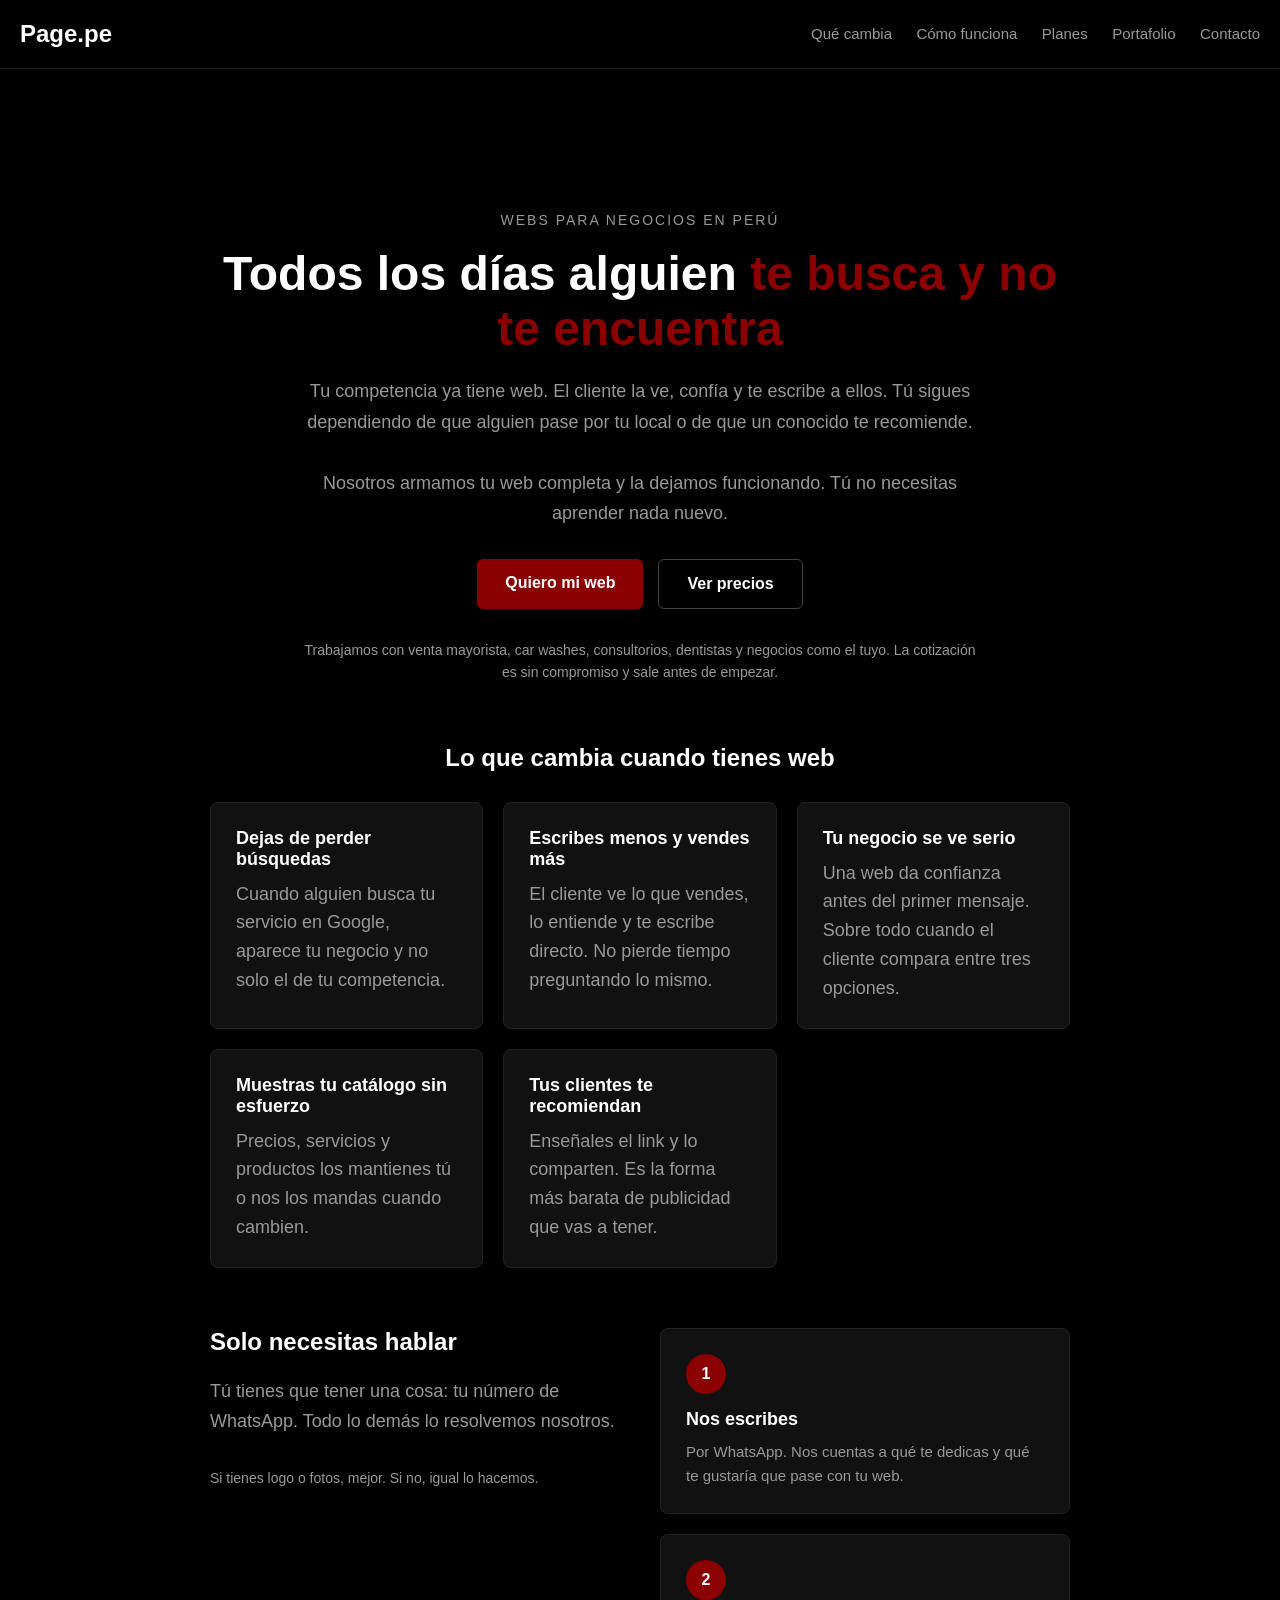
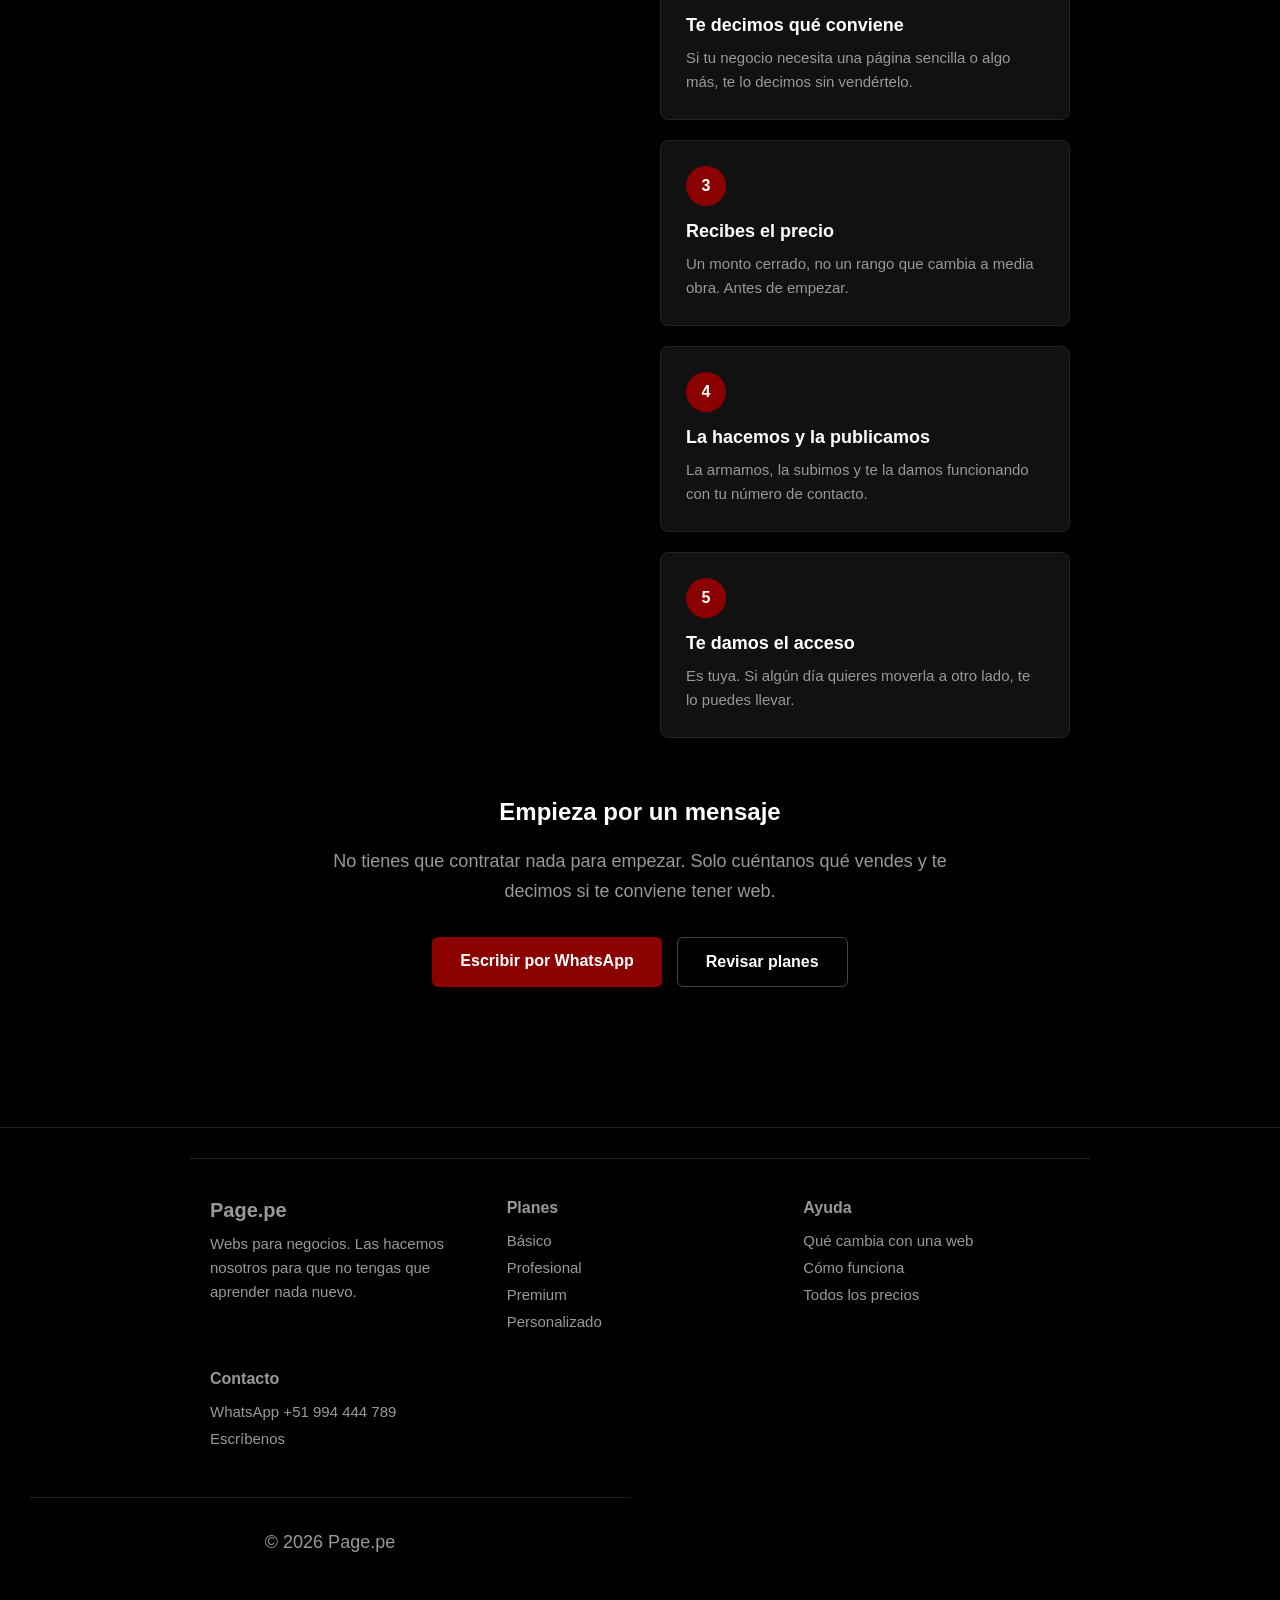
<file: index.html>
<!DOCTYPE html>
<html lang="es">
<head>
    <meta charset="UTF-8">
    <meta name="viewport" content="width=device-width, initial-scale=1.0">

    <title>Page.pe - Tu negocio necesita una web y todavía no la tiene</title>
    <meta name="description" content="Todos los días alguien busca tu servicio en Google y se encuentra con la web de tu competencia. Nosotros armamos la tuya, sin que tengas que entender nada de tecnología.">

    <link rel="icon" href="favicon.svg" type="image/svg+xml">
    <link rel="icon" href="favicon-16.png" sizes="16x16" type="image/png">
    <link rel="icon" href="favicon-32.png" sizes="32x32" type="image/png">
    <link rel="icon" href="favicon-48.png" sizes="48x48" type="image/png">
    <link rel="apple-touch-icon" href="apple-touch-icon.png">

    <meta property="og:title" content="Page.pe - Tu negocio necesita una web">
    <meta property="og:description" content="Todos los días alguien busca tu servicio y se encuentra con tu competencia.">
    <meta property="og:image" content="wordmark-512.png">
    <meta property="og:type" content="website">
    <meta name="twitter:card" content="summary">

    <link rel="stylesheet" href="styles.css">
</head>

<body>

    <header>
        <strong><a href="./">Page.pe</a></strong>
        <nav>
            <a href="#que-cambia">Qué cambia</a>
            <a href="#como-funciona">Cómo funciona</a>
            <a href="planes/">Planes</a>
            <a href="portafolio/">Portafolio</a>
            <a href="contacto/">Contacto</a>
        </nav>
    </header>

    <main>

        <section class="hero" id="inicio">
            <p class="eyebrow">Webs para negocios en Perú</p>
            <h1>Todos los días alguien <span>te busca y no te encuentra</span></h1>

            <p class="lead">
                Tu competencia ya tiene web. El cliente la ve, confía y te
                escribe a ellos. Tú sigues dependiendo de que alguien pase por
                tu local o de que un conocido te recomiende.
            </p>

            <p class="lead">
                Nosotros armamos tu web completa y la dejamos funcionando.
                Tú no necesitas aprender nada nuevo.
            </p>

            <div class="actions">
                <a href="https://wa.me/51994444789?text=Hola%2C%20quiero%20una%20p%C3%A1gina%20web%20para%20mi%20negocio.%20%C2%BF%20Me%20pueden%20ayudar%20con%20la%20informaci%C3%B3n%3F%0A%28via%20page.pe%20%2F%20portada%29" target="_blank" rel="noopener" class="button">Quiero mi web</a>
                <a href="planes/" class="button secondary">Ver precios</a>
            </div>

            <p class="note">
                Trabajamos con venta mayorista, car washes, consultorios,
                dentistas y negocios como el tuyo. La cotización es sin
                compromiso y sale antes de empezar.
            </p>
        </section>

        <section id="que-cambia">
            <h2>Lo que cambia <span>cuando tienes web</span></h2>

            <div class="features">
                <div class="feature">
                    <h3>Dejas de perder búsquedas</h3>
                    <p>Cuando alguien busca tu servicio en Google, aparece tu negocio y no solo el de tu competencia.</p>
                </div>
                <div class="feature">
                    <h3>Escribes menos y vendes más</h3>
                    <p>El cliente ve lo que vendes, lo entiende y te escribe directo. No pierde tiempo preguntando lo mismo.</p>
                </div>
                <div class="feature">
                    <h3>Tu negocio se ve serio</h3>
                    <p>Una web da confianza antes del primer mensaje. Sobre todo cuando el cliente compara entre tres opciones.</p>
                </div>
                <div class="feature">
                    <h3>Muestras tu catálogo sin esfuerzo</h3>
                    <p>Precios, servicios y productos los mantienes tú o nos los mandas cuando cambien.</p>
                </div>
                <div class="feature">
                    <h3>Tus clientes te recomiendan</h3>
                    <p>Enseñales el link y lo comparten. Es la forma más barata de publicidad que vas a tener.</p>
                </div>
            </div>
        </section>

        <section class="split" id="como-funciona">
            <div class="split-text">
                <h2>Solo <span>necesitas hablar</span></h2>
                <p class="lead">
                    Tú tienes que tener una cosa: tu número de WhatsApp. Todo
                    lo demás lo resolvemos nosotros.
                </p>
                <p class="note">
                    Si tienes logo o fotos, mejor. Si no, igual lo hacemos.
                </p>
            </div>

            <div class="steps">
                <div class="step">
                    <span class="num">1</span>
                    <h3>Nos escribes</h3>
                    <p>Por WhatsApp. Nos cuentas a qué te dedicas y qué te gustaría que pase con tu web.</p>
                </div>
                <div class="step">
                    <span class="num">2</span>
                    <h3>Te decimos qué conviene</h3>
                    <p>Si tu negocio necesita una página sencilla o algo más, te lo decimos sin vendértelo.</p>
                </div>
                <div class="step">
                    <span class="num">3</span>
                    <h3>Recibes el precio</h3>
                    <p>Un monto cerrado, no un rango que cambia a media obra. Antes de empezar.</p>
                </div>
                <div class="step">
                    <span class="num">4</span>
                    <h3>La hacemos y la publicamos</h3>
                    <p>La armamos, la subimos y te la damos funcionando con tu número de contacto.</p>
                </div>
                <div class="step">
                    <span class="num">5</span>
                    <h3>Te damos el acceso</h3>
                    <p>Es tuya. Si algún día quieres moverla a otro lado, te lo puedes llevar.</p>
                </div>
            </div>
        </section>

        <section class="cta">
            <h2>Empieza por <span>un mensaje</span></h2>
            <p class="lead">
                No tienes que contratar nada para empezar. Solo cuéntanos qué
                vendes y te decimos si te conviene tener web.
            </p>
            <div class="actions">
                <a href="https://wa.me/51994444789?text=Hola%2C%20%C2%BF%20cu%C3%A1nto%20m%C3%A1s%20o%20menos%20cuesta%20una%20p%C3%A1gina%20web%20para%20un%20negocio%20como%20el%20m%C3%ADo%3F%0A%28via%20page.pe%20%2F%20inicio%29" target="_blank" rel="noopener" class="button">Escribir por WhatsApp</a>
                <a href="planes/" class="button secondary">Revisar planes</a>
            </div>
        </section>

    </main>

    <footer>
        <div class="footer-cols">
            <div>
                <strong>Page.pe</strong>
                <p>Webs para negocios. Las hacemos nosotros para que no tengas que aprender nada nuevo.</p>
            </div>
            <div>
                <h4>Planes</h4>
                <a href="planes/">Básico</a>
                <a href="planes/">Profesional</a>
                <a href="planes/">Premium</a>
                <a href="planes/">Personalizado</a>
            </div>
            <div>
                <h4>Ayuda</h4>
                <a href="#que-cambia">Qué cambia con una web</a>
                <a href="#como-funciona">Cómo funciona</a>
                <a href="planes/">Todos los precios</a>
            </div>
            <div>
                <h4>Contacto</h4>
                <a href="https://wa.me/51994444789?text=Hola%2C%20me%20interesa%20una%20p%C3%A1gina%20web%20para%20mi%20negocio.%20%C2%BF%20Me%20cuentan%20c%C3%B3mo%20funciona%3F%0A%28via%20page.pe%20%2F%20pie%29" target="_blank" rel="noopener">WhatsApp +51 994 444 789</a>
                <a href="contacto/">Escríbenos</a>
            </div>
        </div>

        <p class="copyright">&copy; 2026 Page.pe</p>
    </footer>

</body>
</html>
</file>
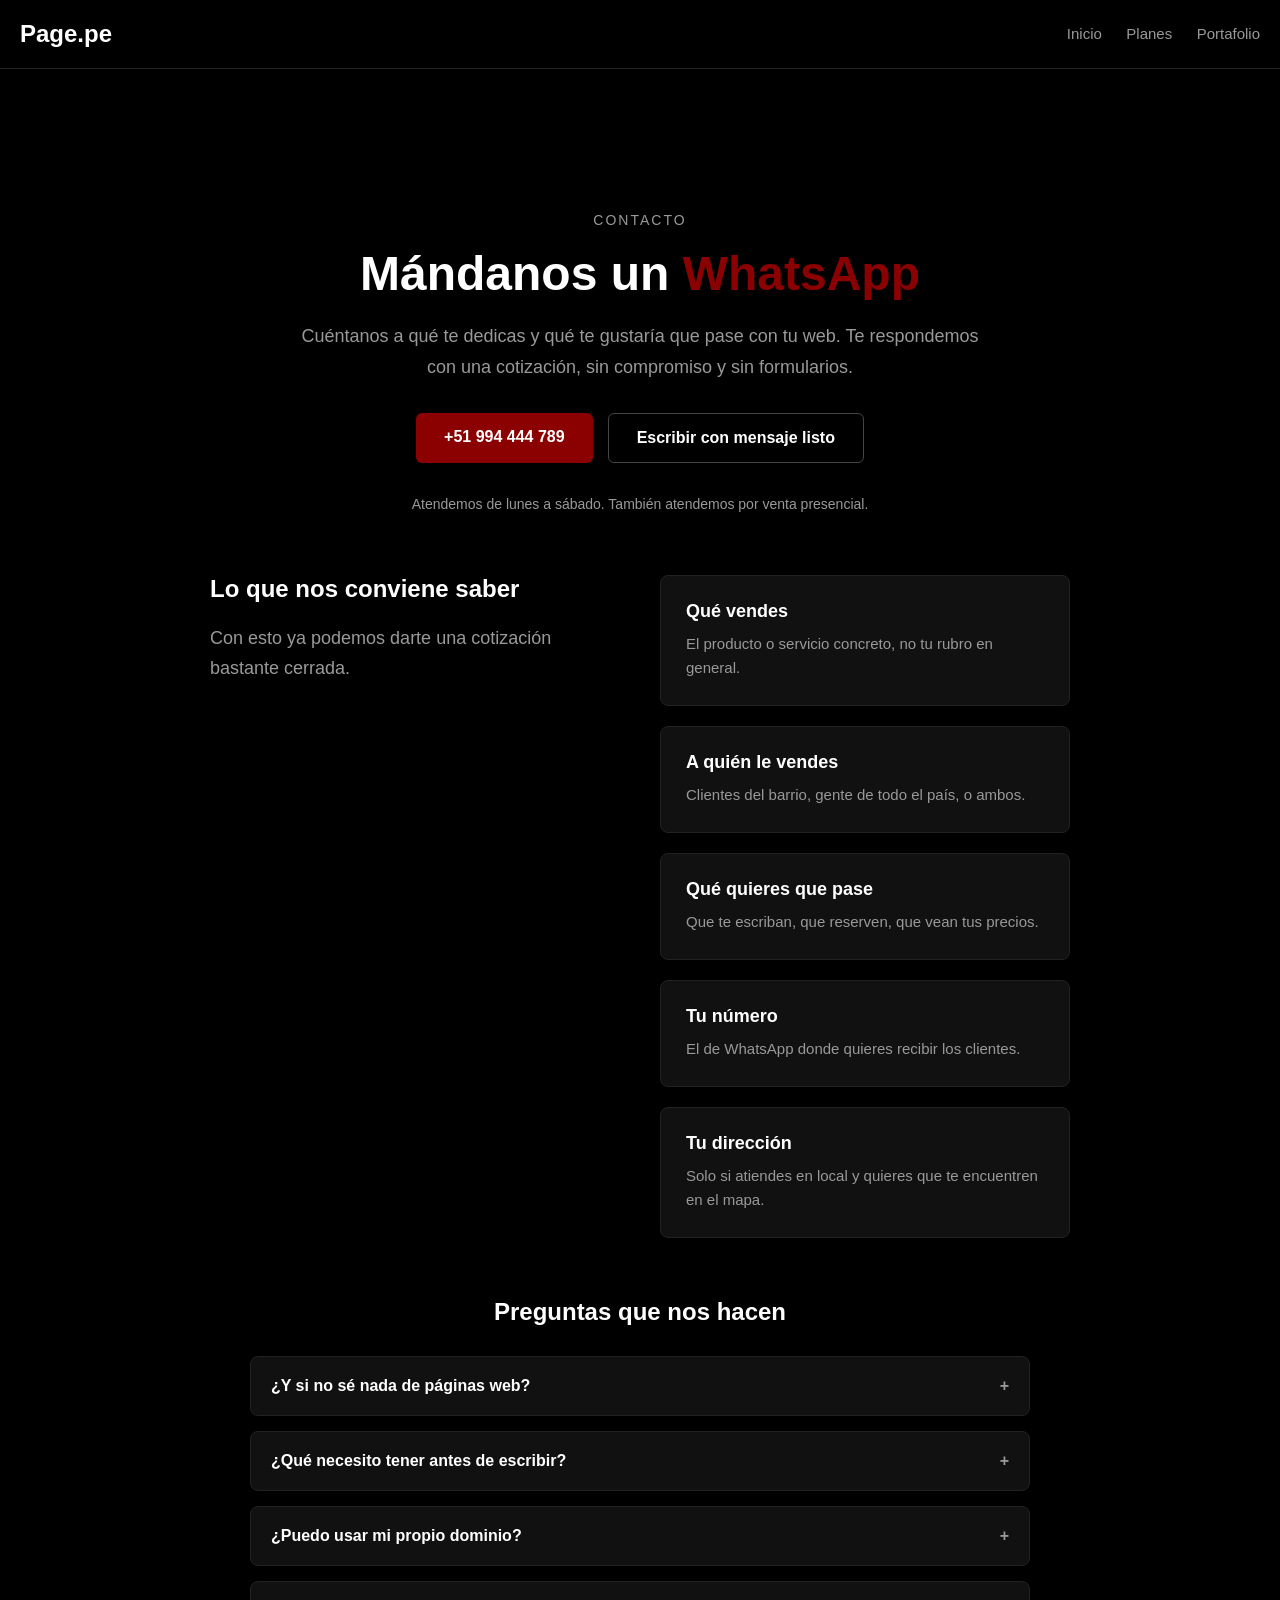
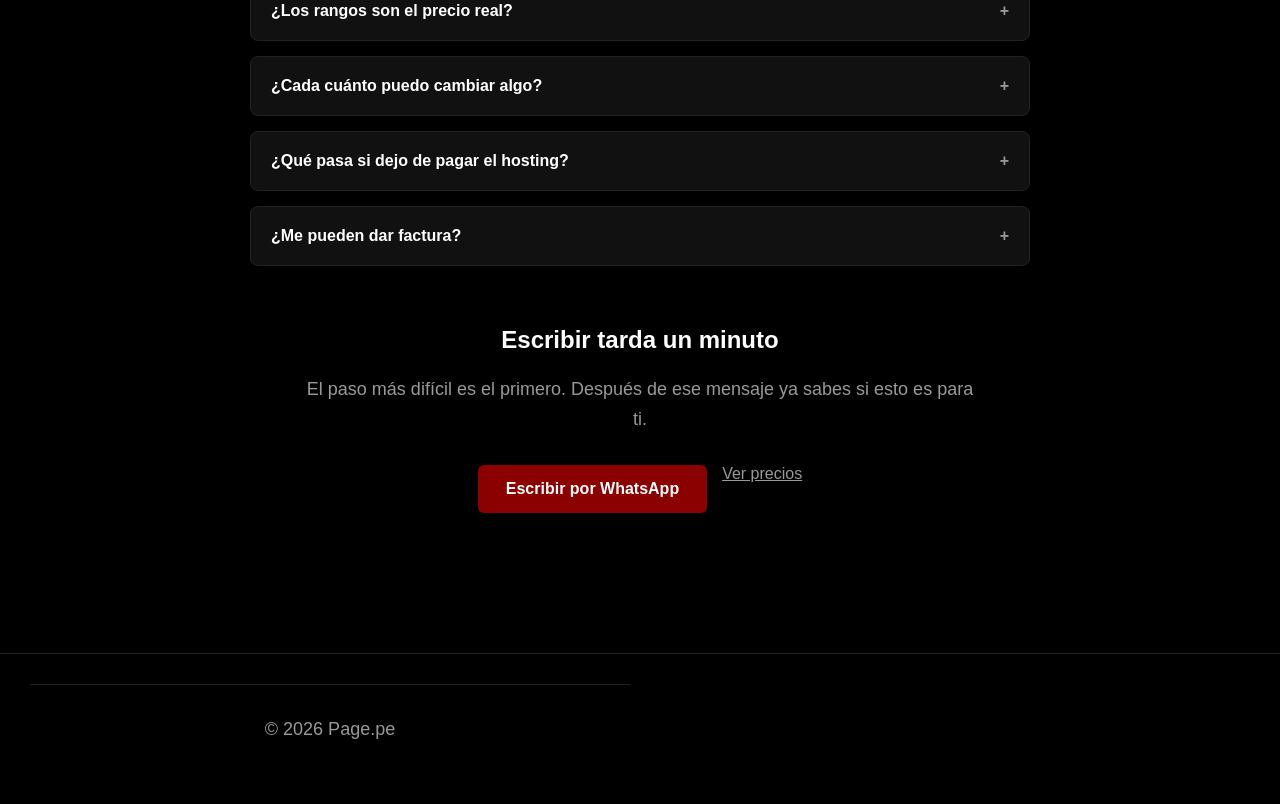
<file: contacto/index.html>
<!DOCTYPE html>
<html lang="es">
<head>
    <meta charset="UTF-8">
    <meta name="viewport" content="width=device-width, initial-scale=1.0">

    <title>Contacto - Page.pe</title>
    <meta name="description" content="Escríbenos por WhatsApp y cuéntanos qué vendes. Te cotizamos tu página web sin compromiso.">

    <link rel="icon" href="../favicon.svg" type="image/svg+xml">
    <link rel="icon" href="../favicon-16.png" sizes="16x16" type="image/png">
    <link rel="icon" href="../favicon-32.png" sizes="32x32" type="image/png">
    <link rel="icon" href="../favicon-48.png" sizes="48x48" type="image/png">
    <link rel="apple-touch-icon" href="../apple-touch-icon.png">

    <link rel="stylesheet" href="../styles.css">
</head>

<body>

    <header>
        <strong><a href="../">Page.pe</a></strong>
        <nav>
            <a href="../">Inicio</a>
            <a href="../planes/">Planes</a>
            <a href="../portafolio/">Portafolio</a>
        </nav>
    </header>

    <main>

        <section class="page-intro">
            <p class="eyebrow">Contacto</p>
            <h1>Mándanos un <span>WhatsApp</span></h1>
            <p class="lead">
                Cuéntanos a qué te dedicas y qué te gustaría que pase con tu
                web. Te respondemos con una cotización, sin compromiso y sin
                formularios.
            </p>

            <div class="actions">
                <a href="https://wa.me/51994444789?text=Hola%2C%20quiero%20una%20p%C3%A1gina%20web%20para%20mi%20negocio.%20%C2%BF%20Me%20pueden%20cotizar%3F%0A%28via%20page.pe%2Fcontacto%20%2F%20Principal%29" target="_blank" rel="noopener" class="button">+51 994 444 789</a>
                <a href="https://wa.me/51994444789?text=Hola%2C%20quiero%20una%20p%C3%A1gina%20web%20para%20mi%20negocio%2C%20pero%20todav%C3%ADa%20no%20s%C3%A9%20bien%20qu%C3%A9%20necesito.%0A%28via%20page.pe%2Fcontacto%20%2F%20CTA%29" target="_blank" rel="noopener" class="button secondary">Escribir con mensaje listo</a>
            </div>

            <p class="note">
                Atendemos de lunes a sábado. También atendemos por venta
                presencial.
            </p>
        </section>

        <section class="split">
            <div class="split-text">
                <h2>Lo que <span>nos conviene saber</span></h2>
                <p class="lead">
                    Con esto ya podemos darte una cotización bastante cerrada.
                </p>
            </div>

            <div class="steps">
                <div class="step">
                    <h3>Qué vendes</h3>
                    <p>El producto o servicio concreto, no tu rubro en general.</p>
                </div>
                <div class="step">
                    <h3>A quién le vendes</h3>
                    <p>Clientes del barrio, gente de todo el país, o ambos.</p>
                </div>
                <div class="step">
                    <h3>Qué quieres que pase</h3>
                    <p>Que te escriban, que reserven, que vean tus precios.</p>
                </div>
                <div class="step">
                    <h3>Tu número</h3>
                    <p>El de WhatsApp donde quieres recibir los clientes.</p>
                </div>
                <div class="step">
                    <h3>Tu dirección</h3>
                    <p>Solo si atiendes en local y quieres que te encuentren en el mapa.</p>
                </div>
            </div>
        </section>

        <section id="faq">
            <h2>Preguntas <span>que nos hacen</span></h2>

            <div class="faq">
                <details>
                    <summary>¿Y si no sé nada de páginas web?</summary>
                    <p>Perfecto, es lo más normal. Para eso estamos nosotros. Tú solo cuentas qué vendes y qué quieres; el resto lo decidimos juntos.</p>
                </details>
                <details>
                    <summary>¿Qué necesito tener antes de escribir?</summary>
                    <p>Solo tu número de WhatsApp. Si tienes logo, fotos o textos, mejor, pero no es obligatorio. Lo que no tengas lo resolvemos.</p>
                </details>
                <details>
                    <summary>¿Puedo usar mi propio dominio?</summary>
                    <p>Sí, desde el plan Profesional. Si ya lo compraste lo conectamos; si no, te ayudamos a registrarlo.</p>
                </details>
                <details>
                    <summary>¿Los rangos son el precio real?</summary>
                    <p>Son rangos porque el precio final depende de cuántas secciones y funciones necesites. Cuando ya sabemos qué quieres hacer, te damos un monto cerrado antes de empezar.</p>
                </details>
                <details>
                    <summary>¿Cada cuánto puedo cambiar algo?</summary>
                    <p>Nos escribes y lo vemos. Cambios de contenido o textos te los cotizamos al momento. Si es algo más grande te pasamos el precio antes de hacerlo.</p>
                </details>
                <details>
                    <summary>¿Qué pasa si dejo de pagar el hosting?</summary>
                    <p>Tu web se apaga, nada más. No hay penalidad ni permanencia, y conservas tus archivos y tu diseño por si en algún momento quieres volver.</p>
                </details>
                <details>
                    <summary>¿Me pueden dar factura?</summary>
                    <p>Sí, emitimos factura con IGV.</p>
                </details>
            </div>
        </section>

        <section class="cta">
            <h2>Escribir <span>tarda un minuto</span></h2>
            <p class="lead">
                El paso más difícil es el primero. Después de ese mensaje ya
                sabes si esto es para ti.
            </p>
            <div class="actions">
                <a href="https://wa.me/51994444789?text=Hola%2C%20quiero%20una%20p%C3%A1gina%20web%20para%20mi%20negocio%2C%20pero%20todav%C3%ADa%20no%20s%C3%A9%20bien%20qu%C3%A9%20necesito.%0A%28via%20page.pe%2Fcontacto%20%2F%20CTA%29" target="_blank" rel="noopener" class="button">Escribir por WhatsApp</a>
                <a href="../planes/">Ver precios</a>
            </div>
        </section>

    </main>

    <footer>
        <p class="copyright">&copy; 2026 Page.pe</p>
    </footer>

</body>
</html>
</file>
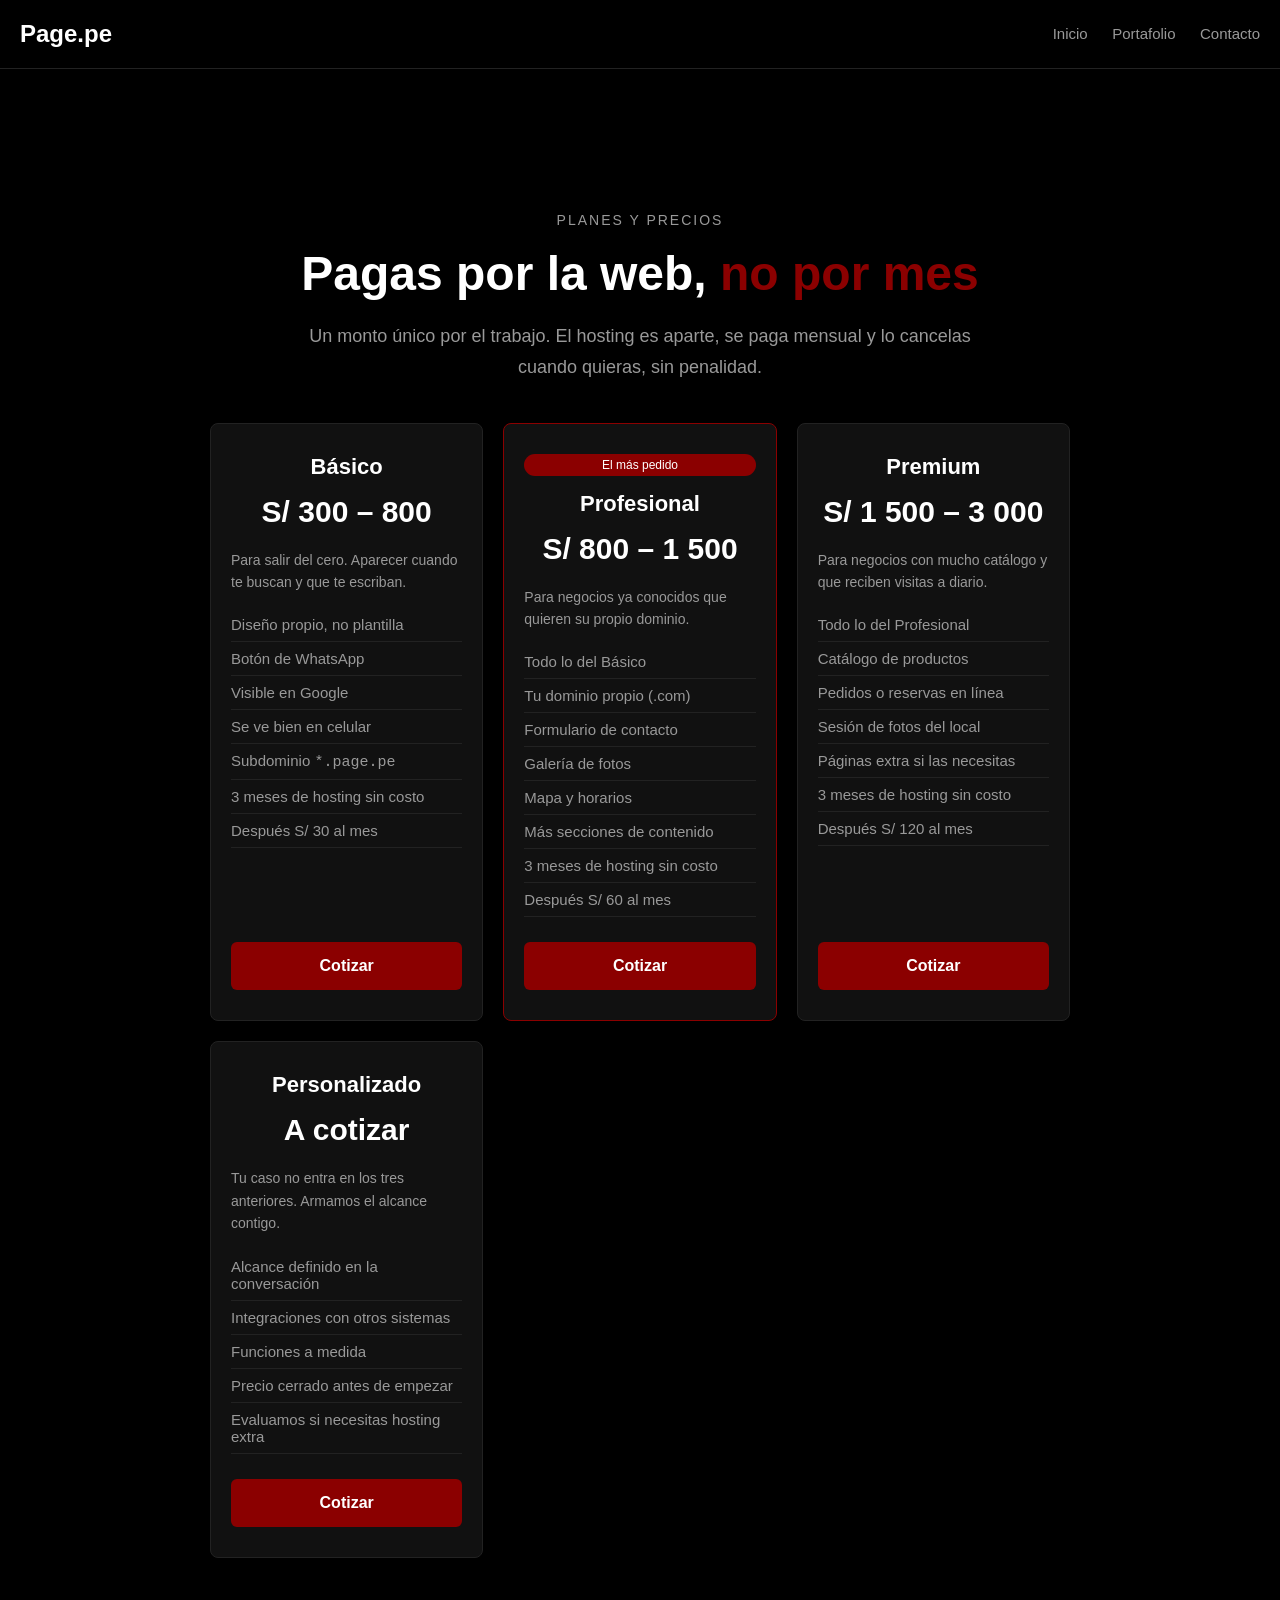
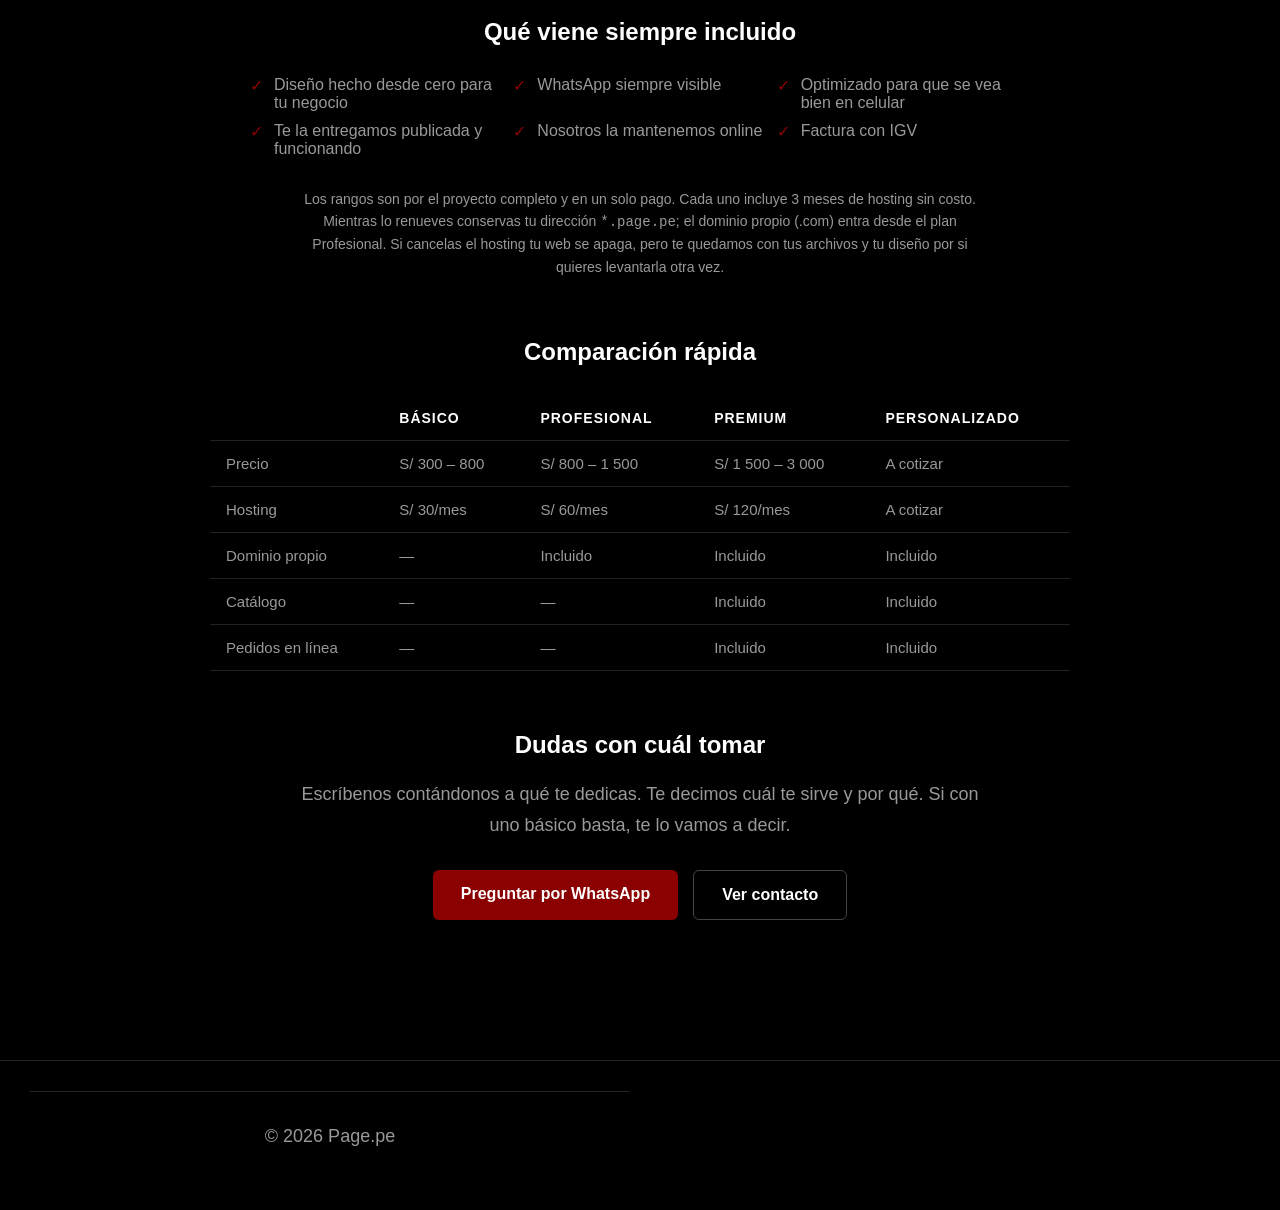
<file: planes/index.html>
<!DOCTYPE html>
<html lang="es">
<head>
    <meta charset="UTF-8">
    <meta name="viewport" content="width=device-width, initial-scale=1.0">

    <title>Planes y precios - Page.pe</title>
    <meta name="description" content="Cuánto cuesta una página web para tu negocio. Cuatro planes, precio cerrado y hosting sin permanencia. Cotización sin compromiso por WhatsApp.">

    <link rel="icon" href="../favicon.svg" type="image/svg+xml">
    <link rel="icon" href="../favicon-16.png" sizes="16x16" type="image/png">
    <link rel="icon" href="../favicon-32.png" sizes="32x32" type="image/png">
    <link rel="icon" href="../favicon-48.png" sizes="48x48" type="image/png">
    <link rel="apple-touch-icon" href="../apple-touch-icon.png">

    <link rel="stylesheet" href="../styles.css">
</head>

<body>

    <header>
        <strong><a href="../">Page.pe</a></strong>
        <nav>
            <a href="../">Inicio</a>
            <a href="../portafolio/">Portafolio</a>
            <a href="../contacto/">Contacto</a>
        </nav>
    </header>

    <main>

        <section class="page-intro">
            <p class="eyebrow">Planes y precios</p>
            <h1>Pagas por la web, <span>no por mes</span></h1>
            <p class="lead">
                Un monto único por el trabajo. El hosting es aparte, se paga
                mensual y lo cancelas cuando quieras, sin penalidad.
            </p>
        </section>

        <div class="plans plans-4">
            <div class="plan">
                <h2>Básico</h2>
                <div class="price">S/ 300 &ndash; 800</div>
                <p class="plan-note">Para salir del cero. Aparecer cuando te buscan y que te escriban.</p>
                <ul>
                    <li>Diseño propio, no plantilla</li>
                    <li>Botón de WhatsApp</li>
                    <li>Visible en Google</li>
                    <li>Se ve bien en celular</li>
                    <li>Subdominio <code>*.page.pe</code></li>
                    <li>3 meses de hosting sin costo</li>
                    <li>Después S/ 30 al mes</li>
                </ul>
                <a href="https://wa.me/51994444789?text=Hola%2C%20quiero%20cotizar%20el%20plan%20B%C3%A1sico.%0A%28via%20page.pe%2Fplanes%20%2F%20Basico%29" target="_blank" rel="noopener" class="button">Cotizar</a>
            </div>

            <div class="plan featured">
                <div class="badge">El más pedido</div>
                <h2>Profesional</h2>
                <div class="price">S/ 800 &ndash; 1 500</div>
                <p class="plan-note">Para negocios ya conocidos que quieren su propio dominio.</p>
                <ul>
                    <li>Todo lo del Básico</li>
                    <li>Tu dominio propio (.com)</li>
                    <li>Formulario de contacto</li>
                    <li>Galería de fotos</li>
                    <li>Mapa y horarios</li>
                    <li>Más secciones de contenido</li>
                    <li>3 meses de hosting sin costo</li>
                    <li>Después S/ 60 al mes</li>
                </ul>
                <a href="https://wa.me/51994444789?text=Hola%2C%20quiero%20cotizar%20el%20plan%20Profesional.%0A%28via%20page.pe%2Fplanes%20%2F%20Profesional%29" target="_blank" rel="noopener" class="button">Cotizar</a>
            </div>

            <div class="plan">
                <h2>Premium</h2>
                <div class="price">S/ 1 500 &ndash; 3 000</div>
                <p class="plan-note">Para negocios con mucho catálogo y que reciben visitas a diario.</p>
                <ul>
                    <li>Todo lo del Profesional</li>
                    <li>Catálogo de productos</li>
                    <li>Pedidos o reservas en línea</li>
                    <li>Sesión de fotos del local</li>
                    <li>Páginas extra si las necesitas</li>
                    <li>3 meses de hosting sin costo</li>
                    <li>Después S/ 120 al mes</li>
                </ul>
                <a href="https://wa.me/51994444789?text=Hola%2C%20quiero%20cotizar%20el%20plan%20Premium.%0A%28via%20page.pe%2Fplanes%20%2F%20Premium%29" target="_blank" rel="noopener" class="button">Cotizar</a>
            </div>

            <div class="plan">
                <h2>Personalizado</h2>
                <div class="price">A cotizar</div>
                <p class="plan-note">Tu caso no entra en los tres anteriores. Armamos el alcance contigo.</p>
                <ul>
                    <li>Alcance definido en la conversación</li>
                    <li>Integraciones con otros sistemas</li>
                    <li>Funciones a medida</li>
                    <li>Precio cerrado antes de empezar</li>
                    <li>Evaluamos si necesitas hosting extra</li>
                </ul>
                <a href="https://wa.me/51994444789?text=Hola%2C%20tengo%20una%20idea%20para%20una%20web%20a%20medida.%20%C2%BF%20Podemos%20hablar%20de%20eso%3F%0A%28via%20page.pe%2Fplanes%20%2F%20Personalizado%29" target="_blank" rel="noopener" class="button">Cotizar</a>
            </div>
        </div>

        <section class="note-block">
            <h2>Qué viene <span>siempre incluido</span></h2>
            <ul class="checklist">
                <li>Diseño hecho desde cero para tu negocio</li>
                <li>WhatsApp siempre visible</li>
                <li>Optimizado para que se vea bien en celular</li>
                <li>Te la entregamos publicada y funcionando</li>
                <li>Nosotros la mantenemos online</li>
                <li>Factura con IGV</li>
            </ul>
            <p class="note">
                Los rangos son por el proyecto completo y en un solo pago.
                Cada uno incluye 3 meses de hosting sin costo. Mientras lo
                renueves conservas tu dirección <code>*.page.pe</code>; el
                dominio propio (.com) entra desde el plan Profesional. Si
                cancelas el hosting tu web se apaga, pero te quedamos con tus
                archivos y tu diseño por si quieres levantarla otra vez.
            </p>
        </section>

        <section id="tabla">
            <h2>Comparación <span>rápida</span></h2>

            <div class="table-wrap">
                <table>
                    <thead>
                        <tr>
                            <th scope="col">&nbsp;</th>
                            <th scope="col">Básico</th>
                            <th scope="col">Profesional</th>
                            <th scope="col">Premium</th>
                            <th scope="col">Personalizado</th>
                        </tr>
                    </thead>
                    <tbody>
                        <tr>
                            <th scope="row">Precio</th>
                            <td>S/ 300 &ndash; 800</td>
                            <td>S/ 800 &ndash; 1 500</td>
                            <td>S/ 1 500 &ndash; 3 000</td>
                            <td>A cotizar</td>
                        </tr>
                        <tr>
                            <th scope="row">Hosting</th>
                            <td>S/ 30/mes</td>
                            <td>S/ 60/mes</td>
                            <td>S/ 120/mes</td>
                            <td>A cotizar</td>
                        </tr>
                        <tr>
                            <th scope="row">Dominio propio</th>
                            <td>&mdash;</td>
                            <td>Incluido</td>
                            <td>Incluido</td>
                            <td>Incluido</td>
                        </tr>
                        <tr>
                            <th scope="row">Catálogo</th>
                            <td>&mdash;</td>
                            <td>&mdash;</td>
                            <td>Incluido</td>
                            <td>Incluido</td>
                        </tr>
                        <tr>
                            <th scope="row">Pedidos en línea</th>
                            <td>&mdash;</td>
                            <td>&mdash;</td>
                            <td>Incluido</td>
                            <td>Incluido</td>
                        </tr>
                    </tbody>
                </table>
            </div>
        </section>

        <section class="cta">
            <h2>Dudas con <span>cuál tomar</span></h2>
            <p class="lead">
                Escríbenos contándonos a qué te dedicas. Te decimos cuál te
                sirve y por qué. Si con uno básico basta, te lo vamos a decir.
            </p>
            <div class="actions">
                <a href="https://wa.me/51994444789?text=Hola%2C%20tengo%20dudas%20con%20los%20planes.%20%C2%BF%20Me%20pueden%20orientar%3F%0A%28via%20page.pe%2Fplanes%20%2F%20Dudas%29" target="_blank" rel="noopener" class="button">Preguntar por WhatsApp</a>
                <a href="../contacto/" class="button secondary">Ver contacto</a>
            </div>
        </section>

    </main>

    <footer>
        <p class="copyright">&copy; 2026 Page.pe</p>
    </footer>

</body>
</html>
</file>
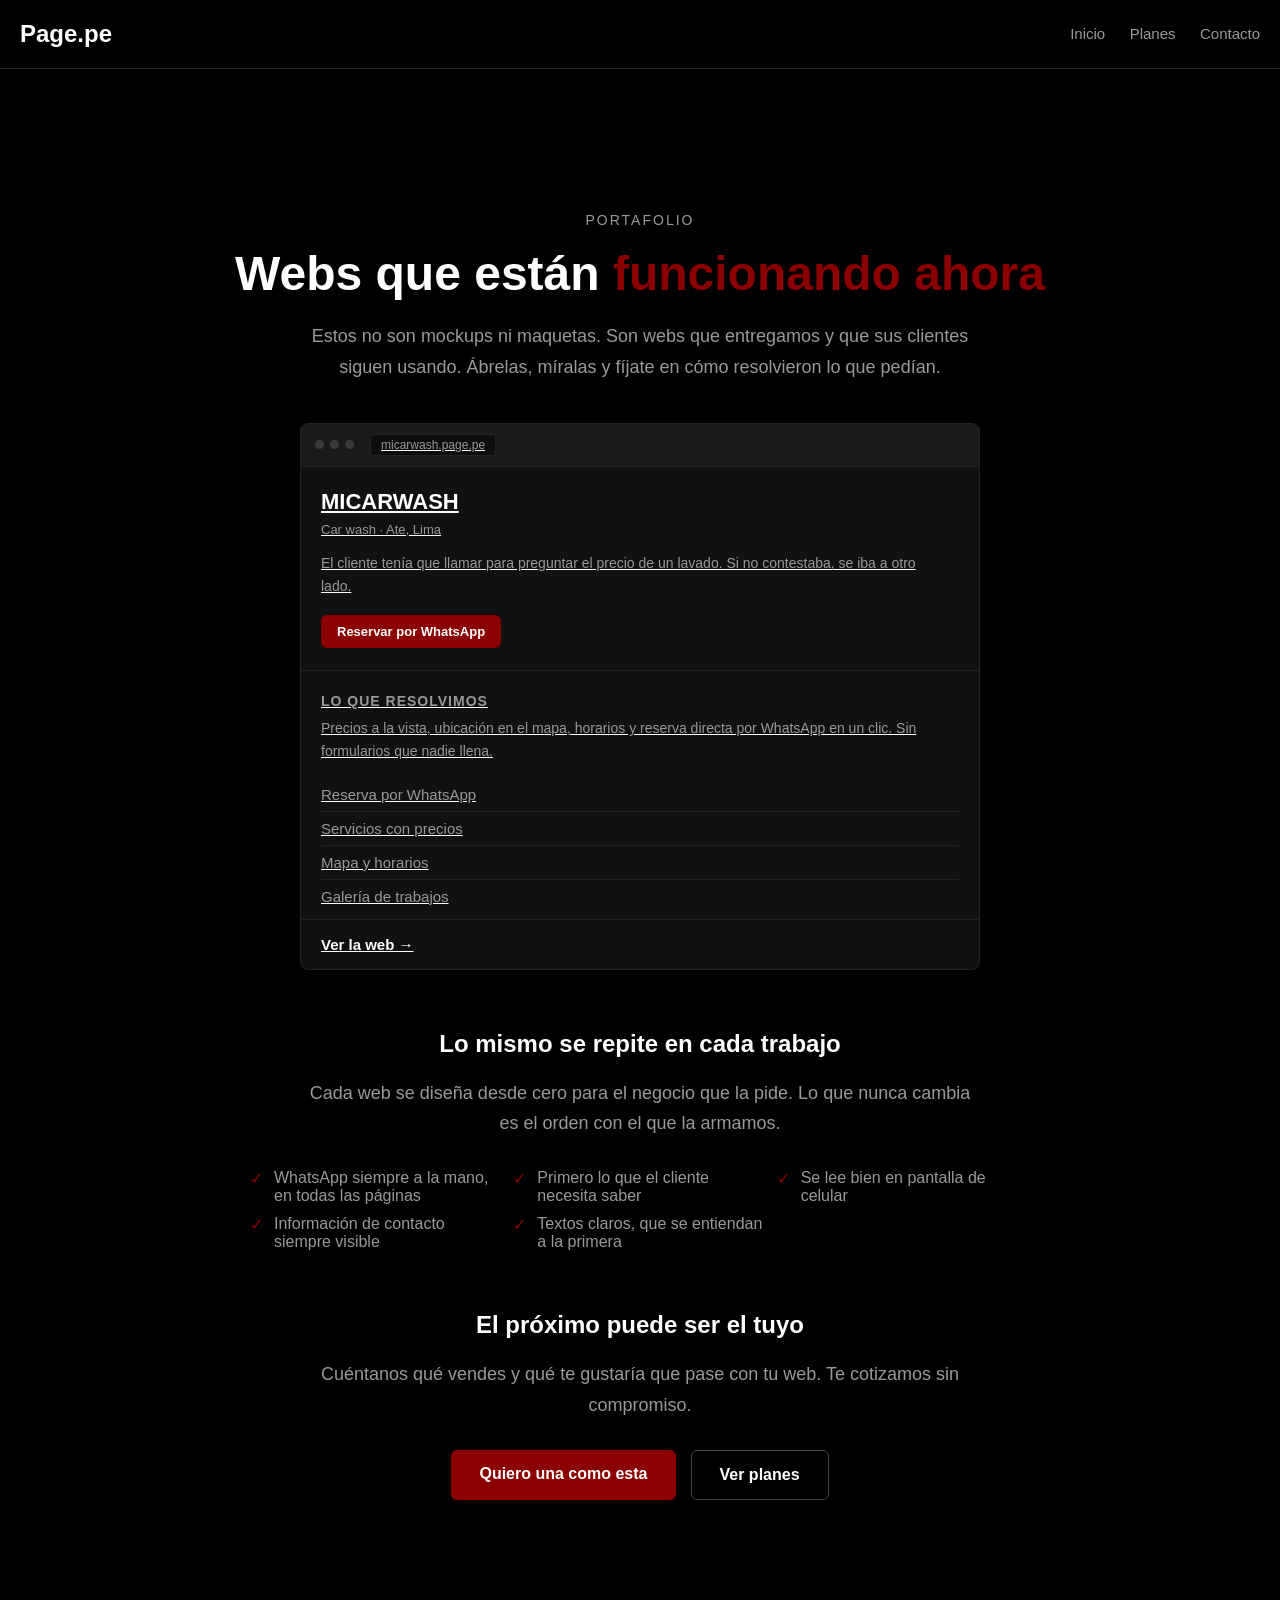
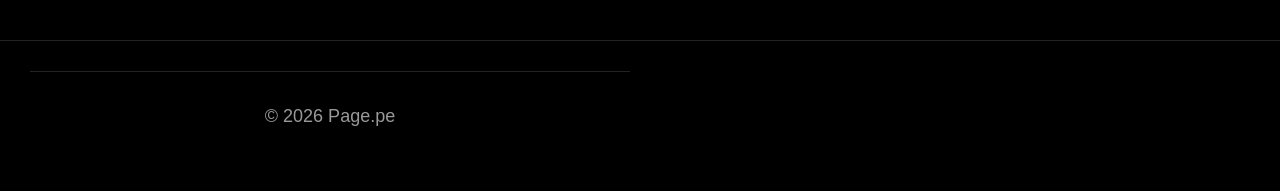
<file: portafolio/index.html>
<!DOCTYPE html>
<html lang="es">
<head>
    <meta charset="UTF-8">
    <meta name="viewport" content="width=device-width, initial-scale=1.0">

    <title>Portafolio - Page.pe</title>
    <meta name="description" content="Webs que entregamos y que siguen funcionando. Mira los trabajos reales y decide con confianza.">

    <link rel="icon" href="../favicon.svg" type="image/svg+xml">
    <link rel="icon" href="../favicon-16.png" sizes="16x16" type="image/png">
    <link rel="icon" href="../favicon-32.png" sizes="32x32" type="image/png">
    <link rel="icon" href="../favicon-48.png" sizes="48x48" type="image/png">
    <link rel="apple-touch-icon" href="../apple-touch-icon.png">

    <link rel="stylesheet" href="../styles.css">
</head>

<body>

    <header>
        <strong><a href="../">Page.pe</a></strong>
        <nav>
            <a href="../">Inicio</a>
            <a href="../planes/">Planes</a>
            <a href="../contacto/">Contacto</a>
        </nav>
    </header>

    <main>

        <section class="page-intro">
            <p class="eyebrow">Portafolio</p>
            <h1>Webs que están <span>funcionando ahora</span></h1>
            <p class="lead">
                Estos no son mockups ni maquetas. Son webs que entregamos y que
                sus clientes siguen usando. Ábrelas, míralas y fíjate en cómo
                resolvieron lo que pedían.
            </p>
        </section>

        <div class="portfolio portfolio-single">
            <a class="card card-shot" href="https://micarwash.page.pe" target="_blank" rel="noopener">
                <div class="shot">
                    <div class="shot-bar">
                        <span class="dot"></span>
                        <span class="dot"></span>
                        <span class="dot"></span>
                        <span class="shot-url">micarwash.page.pe</span>
                    </div>
                    <div class="shot-body">
                        <h3>MICARWASH</h3>
                        <p class="tag">Car wash &middot; Ate, Lima</p>
                        <p>El cliente tenía que llamar para preguntar el precio de un lavado. Si no contestaba, se iba a otro lado.</p>
                        <span class="shot-cta">Reservar por WhatsApp</span>
                    </div>
                </div>

                <div class="card-detail">
                    <h4>Lo que resolvimos</h4>
                    <p>Precios a la vista, ubicación en el mapa, horarios y reserva directa por WhatsApp en un clic. Sin formularios que nadie llena.</p>
                    <ul>
                        <li>Reserva por WhatsApp</li>
                        <li>Servicios con precios</li>
                        <li>Mapa y horarios</li>
                        <li>Galería de trabajos</li>
                    </ul>
                </div>

                <span class="card-link">Ver la web &rarr;</span>
            </a>
        </div>

        <section class="note-block">
            <h2>Lo mismo se repite <span>en cada trabajo</span></h2>
            <p class="lead">
                Cada web se diseña desde cero para el negocio que la pide. Lo
                que nunca cambia es el orden con el que la armamos.
            </p>
            <ul class="checklist">
                <li>WhatsApp siempre a la mano, en todas las páginas</li>
                <li>Primero lo que el cliente necesita saber</li>
                <li>Se lee bien en pantalla de celular</li>
                <li>Información de contacto siempre visible</li>
                <li>Textos claros, que se entiendan a la primera</li>
            </ul>
        </section>

        <section class="cta">
            <h2>El próximo <span>puede ser el tuyo</span></h2>
            <p class="lead">
                Cuéntanos qué vendes y qué te gustaría que pase con tu web.
                Te cotizamos sin compromiso.
            </p>
            <div class="actions">
                <a href="https://wa.me/51994444789?text=Hola%2C%20vi%20la%20web%20de%20MICARWASH%20y%20quiero%20algo%20as%C3%AD%20para%20mi%20negocio.%0A%28via%20page.pe%2Fportafolio%20%2F%20MICARWASH%29" target="_blank" rel="noopener" class="button">Quiero una como esta</a>
                <a href="../planes/" class="button secondary">Ver planes</a>
            </div>
        </section>

    </main>

    <footer>
        <p class="copyright">&copy; 2026 Page.pe</p>
    </footer>

</body>
</html>
</file>
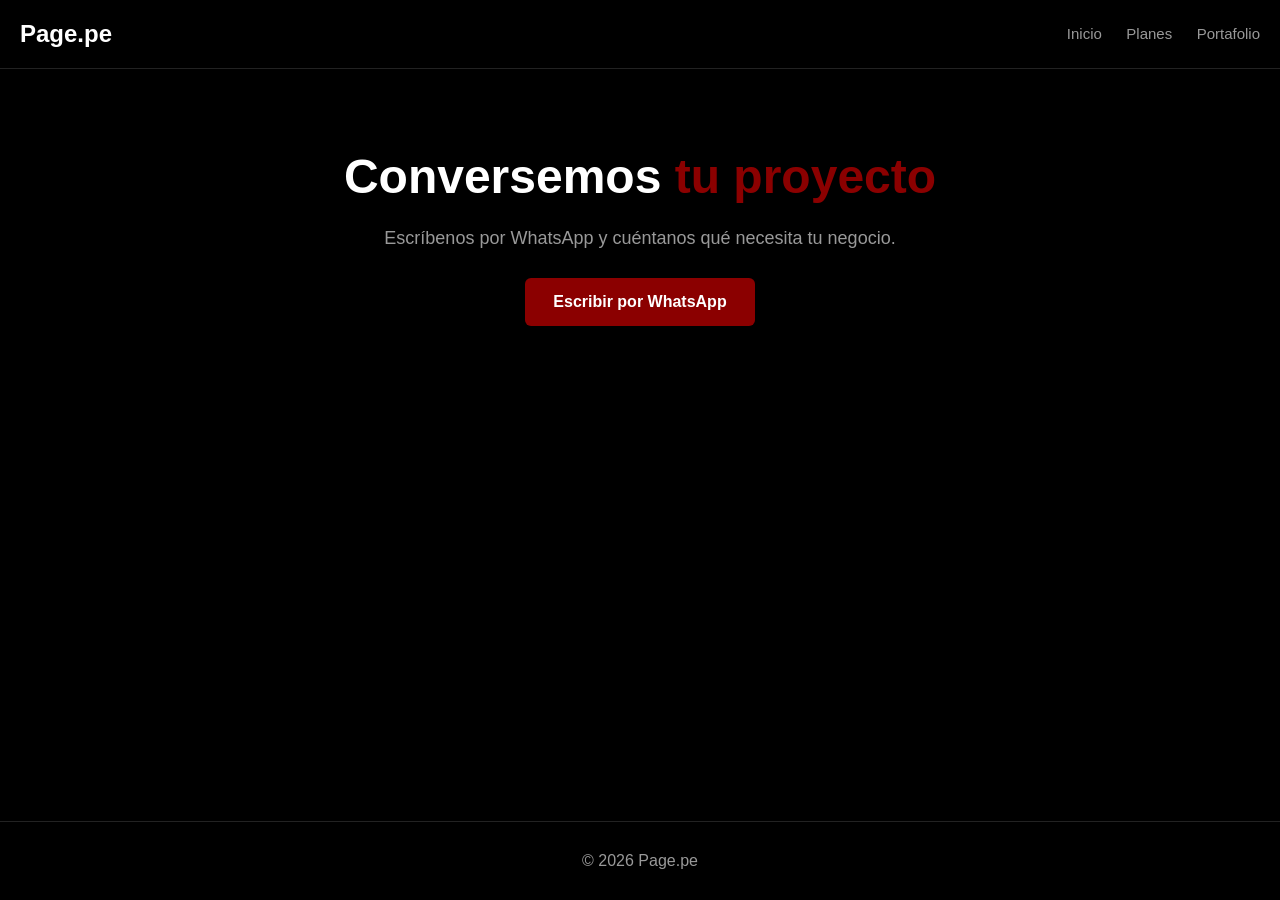
<file: contacto.html>
<!DOCTYPE html>
<html lang="es">
<head>
    <meta charset="UTF-8">
    <meta name="viewport" content="width=device-width, initial-scale=1.0">

    <title>Contacto - Page.pe</title>
    <meta name="description" content="Contáctanos por WhatsApp para crear tu página web con Page.pe.">

    <link rel="stylesheet" href="styles.css">
</head>

<body>

    <header>
        <strong><a href="index.html">Page.pe</a></strong>
        <nav>
            <a href="index.html">Inicio</a>
            <a href="planes.html">Planes</a>
            <a href="portafolio.html">Portafolio</a>
        </nav>
    </header>

    <main>
        <div class="page-intro">
            <h1>Conversemos <span>tu proyecto</span></h1>
            <p>Escríbenos por WhatsApp y cuéntanos qué necesita tu negocio.</p>

            <a href="https://wa.me/51994444789?text=Hola%20Page.pe%2C%20quiero%20crear%20mi%20p%C3%A1gina%20web" target="_blank" rel="noopener" class="button">Escribir por WhatsApp</a>
        </div>
    </main>

    <footer>
        &copy; 2026 Page.pe
    </footer>

</body>
</html>
</file>
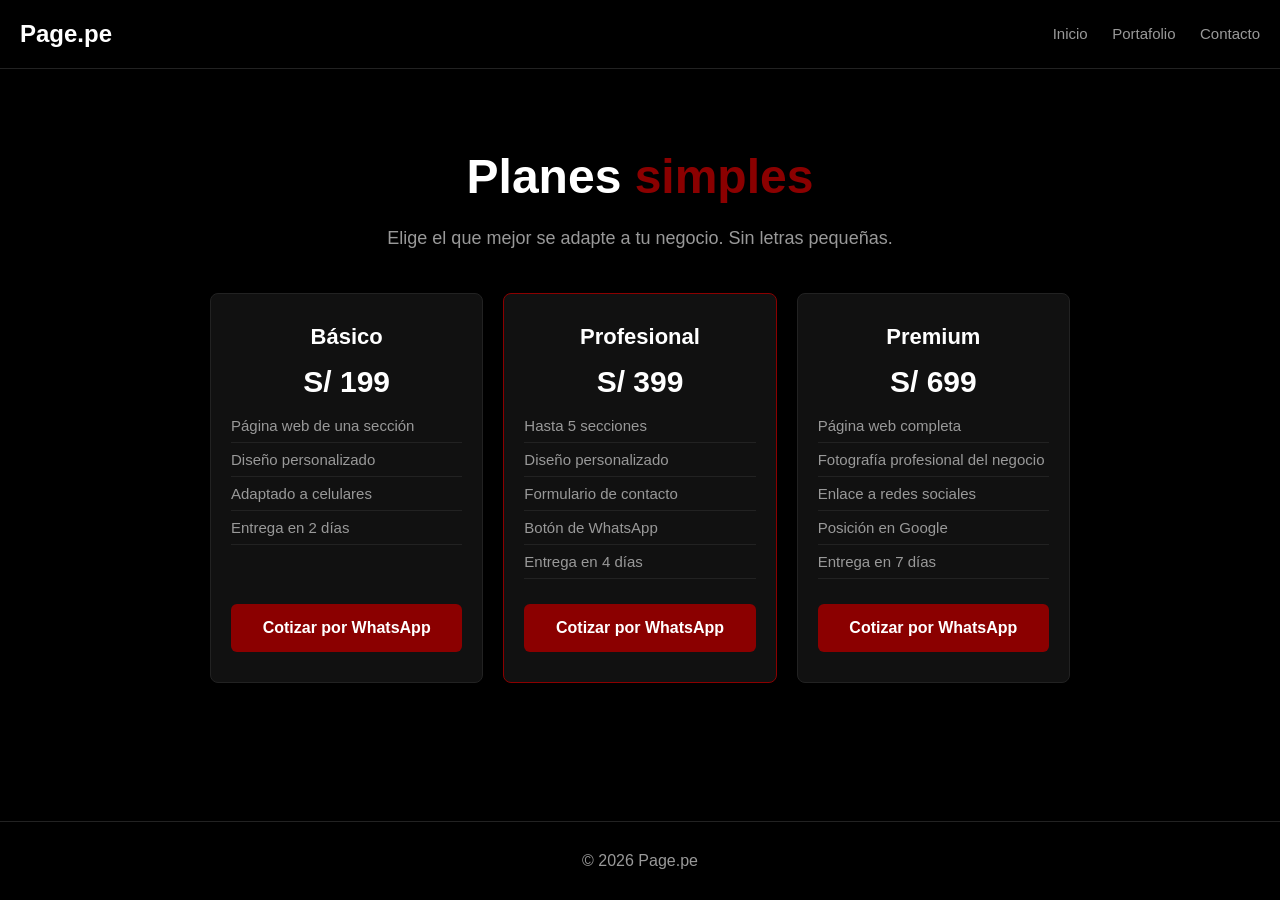
<file: planes.html>
<!DOCTYPE html>
<html lang="es">
<head>
    <meta charset="UTF-8">
    <meta name="viewport" content="width=device-width, initial-scale=1.0">

    <title>Planes - Page.pe</title>
    <meta name="description" content="Elige el plan perfecto para crear tu página web con Page.pe.">

    <link rel="stylesheet" href="styles.css">
</head>

<body>

    <header>
        <strong><a href="index.html">Page.pe</a></strong>
        <nav>
            <a href="index.html">Inicio</a>
            <a href="portafolio.html">Portafolio</a>
            <a href="contacto.html">Contacto</a>
        </nav>
    </header>

    <main>
        <div class="page-intro">
            <h1>Planes <span>simples</span></h1>
            <p>Elige el que mejor se adapte a tu negocio. Sin letras pequeñas.</p>
        </div>

        <div class="plans">
            <div class="plan">
                <h2>Básico</h2>
                <div class="price">S/ 199</div>
                <ul>
                    <li>Página web de una sección</li>
                    <li>Diseño personalizado</li>
                    <li>Adaptado a celulares</li>
                    <li>Entrega en 2 días</li>
                </ul>
                <a href="https://wa.me/51994444789?text=Hola%20Page.pe%2C%20quiero%20el%20plan%20B%C3%A1sico" target="_blank" rel="noopener" class="button">Cotizar por WhatsApp</a>
            </div>

            <div class="plan featured">
                <h2>Profesional</h2>
                <div class="price">S/ 399</div>
                <ul>
                    <li>Hasta 5 secciones</li>
                    <li>Diseño personalizado</li>
                    <li>Formulario de contacto</li>
                    <li>Botón de WhatsApp</li>
                    <li>Entrega en 4 días</li>
                </ul>
                <a href="https://wa.me/51994444789?text=Hola%20Page.pe%2C%20quiero%20el%20plan%20Profesional" target="_blank" rel="noopener" class="button">Cotizar por WhatsApp</a>
            </div>

            <div class="plan">
                <h2>Premium</h2>
                <div class="price">S/ 699</div>
                <ul>
                    <li>Página web completa</li>
                    <li>Fotografía profesional del negocio</li>
                    <li>Enlace a redes sociales</li>
                    <li>Posición en Google</li>
                    <li>Entrega en 7 días</li>
                </ul>
                <a href="https://wa.me/51994444789?text=Hola%20Page.pe%2C%20quiero%20el%20plan%20Premium" target="_blank" rel="noopener" class="button">Cotizar por WhatsApp</a>
            </div>
        </div>
    </main>

    <footer>
        &copy; 2026 Page.pe
    </footer>

</body>
</html>
</file>
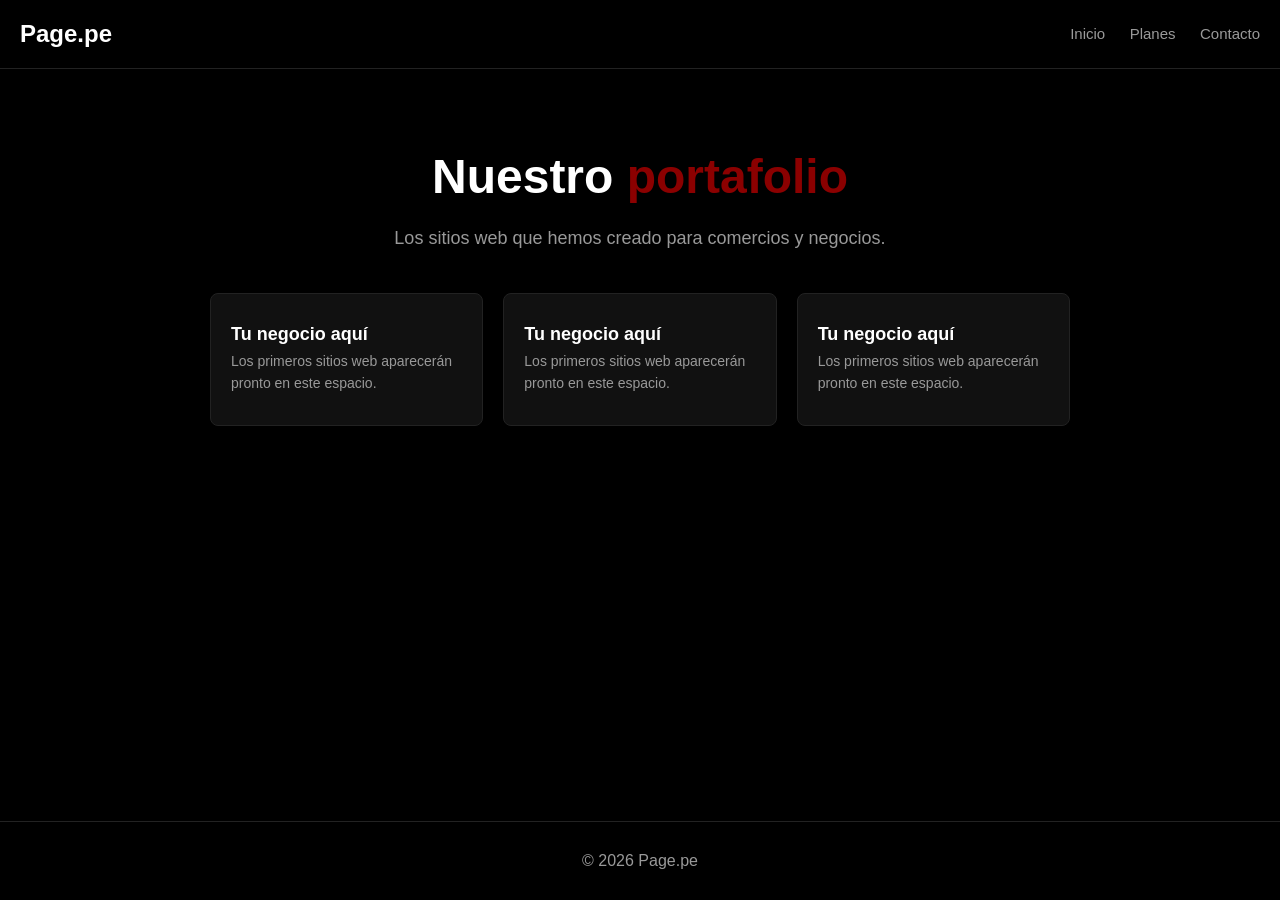
<file: portafolio.html>
<!DOCTYPE html>
<html lang="es">
<head>
    <meta charset="UTF-8">
    <meta name="viewport" content="width=device-width, initial-scale=1.0">

    <title>Portafolio - Page.pe</title>
    <meta name="description" content="Conoce los sitios web que hemos creado para comercios y negocios.">

    <link rel="stylesheet" href="styles.css">
</head>

<body>

    <header>
        <strong><a href="index.html">Page.pe</a></strong>
        <nav>
            <a href="index.html">Inicio</a>
            <a href="planes.html">Planes</a>
            <a href="contacto.html">Contacto</a>
        </nav>
    </header>

    <main>
        <div class="page-intro">
            <h1>Nuestro <span>portafolio</span></h1>
            <p>Los sitios web que hemos creado para comercios y negocios.</p>
        </div>

        <div class="portfolio">
            <div class="card">
                <h2>Tu negocio aquí</h2>
                <p>Los primeros sitios web aparecerán pronto en este espacio.</p>
            </div>
            <div class="card">
                <h2>Tu negocio aquí</h2>
                <p>Los primeros sitios web aparecerán pronto en este espacio.</p>
            </div>
            <div class="card">
                <h2>Tu negocio aquí</h2>
                <p>Los primeros sitios web aparecerán pronto en este espacio.</p>
            </div>
        </div>
    </main>

    <footer>
        &copy; 2026 Page.pe
    </footer>

</body>
</html>
</file>
<file: styles.css>
:root {
    --color-primary: #000000;
    --color-accent: #8B0000;
    --color-text: #ffffff;
    --color-muted: #999999;
    --color-border: #222222;
}

* {
    box-sizing: border-box;
}

/* Resetea el azul por defecto del navegador en todos los enlaces.
   Sin esto, cualquier <a> sin color propio sale azul, y como el texto
   interior hereda, se pinta el bloque entero. */
a {
    color: inherit;
}

body {
    margin: 0;
    font-family: Arial, sans-serif;
    background: var(--color-primary);
    color: var(--color-text);
    display: flex;
    flex-direction: column;
    min-height: 100vh;
}

header {
    padding: 20px;
    display: flex;
    align-items: center;
    justify-content: space-between;
    border-bottom: 1px solid var(--color-border);
}

header strong {
    font-size: 24px;
}

header strong a {
    color: var(--color-text);
    text-decoration: none;
}

nav a {
    color: var(--color-muted);
    text-decoration: none;
    margin-left: 20px;
    font-size: 15px;
}

nav a:hover {
    color: var(--color-text);
}

main {
    flex: 1;
    max-width: 900px;
    margin: 0 auto;
    padding: 80px 20px;
    text-align: center;
    width: 100%;
}

h1 {
    font-size: 48px;
    margin: 0 0 20px;
}

h1 span {
    color: var(--color-accent);
}

p {
    max-width: 600px;
    margin: 0 auto 25px;
    font-size: 18px;
    line-height: 1.6;
    color: var(--color-muted);
}

.button {
    display: inline-block;
    padding: 15px 28px;
    background: var(--color-accent);
    color: #fff;
    text-decoration: none;
    font-weight: bold;
    border-radius: 6px;
    border: none;
    cursor: pointer;
}

.button:hover {
    background: #a50000;
}

.button.secondary {
    background: transparent;
    border: 1px solid #444;
    color: var(--color-text);
}

.button.secondary:hover {
    background: #1a1a1a;
}

footer {
    padding: 30px;
    text-align: center;
    color: var(--color-muted);
    border-top: 1px solid var(--color-border);
}

.page-intro {
    margin-bottom: 40px;
}

/* Planes */
.plans {
    display: grid;
    grid-template-columns: repeat(auto-fit, minmax(250px, 1fr));
    gap: 20px;
}

.plan {
    background: #111;
    border: 1px solid var(--color-border);
    border-radius: 8px;
    padding: 30px 20px;
    display: flex;
    flex-direction: column;
}

.plan.featured {
    border-color: var(--color-accent);
}

.plan h2 {
    margin: 0 0 5px;
    font-size: 22px;
}

.plan .price {
    font-size: 30px;
    font-weight: bold;
    margin: 10px 0;
}

.plan ul {
    list-style: none;
    padding: 0;
    margin: 0 0 25px;
    text-align: left;
    flex: 1;
}

.plan li {
    padding: 8px 0;
    border-bottom: 1px solid var(--color-border);
    font-size: 15px;
    color: var(--color-muted);
}

/* Portafolio */
.portfolio {
    display: grid;
    grid-template-columns: repeat(auto-fit, minmax(250px, 1fr));
    gap: 20px;
}

.card {
    background: #111;
    border: 1px solid var(--color-border);
    border-radius: 8px;
    padding: 30px 20px;
}

.card h2 {
    margin: 0 0 5px;
    font-size: 18px;
}

.card p {
    margin: 0;
    font-size: 14px;
}

/* Card de portafolio: barra de navegador + detalle */
.card-shot {
    padding: 0;
    overflow: hidden;
}

.shot {
    border-bottom: 1px solid var(--color-border);
}

.shot-bar {
    display: flex;
    align-items: center;
    gap: 6px;
    padding: 10px 14px;
    background: #1a1a1a;
    border-bottom: 1px solid var(--color-border);
}

.shot-bar .dot {
    width: 9px;
    height: 9px;
    border-radius: 50%;
    background: #3a3a3a;
    flex-shrink: 0;
}

.shot-url {
    margin-left: 10px;
    font-size: 12px;
    color: var(--color-muted);
    background: #0d0d0d;
    border: 1px solid var(--color-border);
    border-radius: 4px;
    padding: 3px 10px;
    white-space: nowrap;
    overflow: hidden;
    text-overflow: ellipsis;
}

.shot-body {
    padding: 22px 20px;
}

.shot-body h3 {
    margin: 0 0 5px;
    font-size: 22px;
}

.shot-body p {
    margin: 12px 0 0;
    font-size: 14px;
    color: var(--color-muted);
    line-height: 1.6;
}

.shot-body .tag {
    margin: 5px 0 0;
    color: var(--color-muted);
    font-size: 13px;
}

.shot-cta {
    display: inline-block;
    margin-top: 18px;
    background: var(--color-accent);
    color: #fff;
    font-size: 13px;
    font-weight: bold;
    padding: 9px 16px;
    border-radius: 6px;
}

.card-detail {
    padding: 22px 20px 6px;
}

.card-detail h4 {
    margin: 0 0 8px;
    font-size: 14px;
    text-transform: uppercase;
    letter-spacing: 1px;
    color: var(--color-muted);
}

.card-detail p {
    margin: 0;
    font-size: 14px;
    color: var(--color-muted);
    line-height: 1.6;
}

.card-detail ul {
    list-style: none;
    padding: 0;
    margin: 16px 0 0;
}

/* Contenido ampliado */

main section {
    margin: 60px 0;
}

.eyebrow {
    text-transform: uppercase;
    font-size: 14px;
    letter-spacing: 2px;
    color: var(--color-muted);
    margin-bottom: 15px;
}

.lead {
    font-size: 18px;
    color: var(--color-muted);
    max-width: 680px;
    margin: 0 auto 30px;
    line-height: 1.7;
}

main .note {
    color: var(--color-muted);
    font-size: 14px;
    max-width: 680px;
    margin: 20px auto 0;
}

.actions {
    display: flex;
    gap: 15px;
    justify-content: center;
    flex-wrap: wrap;
    margin: 30px 0;
}

.actions .button {
    margin: 0;
}

.features {
    display: grid;
    grid-template-columns: repeat(auto-fit, minmax(220px, 1fr));
    gap: 20px;
    margin: 30px 0;
}

.feature {
    background: #111;
    border: 1px solid var(--color-border);
    border-radius: 8px;
    padding: 25px;
    text-align: left;
}

.feature h3 {
    margin: 0 0 10px;
    font-size: 18px;
}

.feature p {
    margin: 0;
    color: var(--color-muted);
    line-height: 1.6;
    max-width: none;
}

.split {
    display: grid;
    grid-template-columns: repeat(auto-fit, minmax(280px, 1fr));
    gap: 40px;
    text-align: left;
    align-items: start;
}

.split-text h2 {
    margin-top: 0;
}

.steps,
.steps-row {
    display: grid;
    grid-template-columns: repeat(auto-fit, minmax(240px, 1fr));
    gap: 20px;
}

.step {
    background: #111;
    border: 1px solid var(--color-border);
    border-radius: 8px;
    padding: 25px;
    text-align: left;
}

.step h3 {
    margin: 0 0 10px;
    font-size: 18px;
}

.step p {
    margin: 0;
    color: var(--color-muted);
    font-size: 15px;
    max-width: none;
    text-align: left;
}

.num {
    display: inline-block;
    width: 40px;
    height: 40px;
    line-height: 40px;
    text-align: center;
    background: var(--color-accent);
    border-radius: 50%;
    font-weight: bold;
    margin-bottom: 15px;
}

.plan-note {
    color: var(--color-muted);
    font-size: 14px;
    margin: 10px 0 15px;
    text-align: left;
}

.plan h3 {
    margin: 0 0 5px;
    font-size: 22px;
}

.badge {
    display: inline-block;
    background: var(--color-accent);
    color: #fff;
    padding: 4px 10px;
    border-radius: 20px;
    font-size: 12px;
    margin-bottom: 15px;
}

.plans-4 {
    margin-top: 30px;
}

.checklist {
    list-style: none;
    padding: 0;
    display: grid;
    grid-template-columns: repeat(auto-fit, minmax(240px, 1fr));
    gap: 10px;
    max-width: 780px;
    margin: 30px auto;
    text-align: left;
}

.checklist li {
    position: relative;
    padding-left: 24px;
    color: var(--color-muted);
}

.checklist li::before {
    content: '\2713';
    position: absolute;
    left: 0;
    color: var(--color-accent);
}

.portfolio-single {
    display: grid;
    grid-template-columns: minmax(0, 680px);
    justify-content: center;
}

.portfolio .card {
    display: block;
    text-align: left;
}

.portfolio .card:hover {
    border-color: var(--color-accent);
}

.portfolio .card:hover .card-link {
    background: var(--color-accent);
    color: #fff;
}

.card-detail li {
    padding: 8px 0;
    border-bottom: 1px solid var(--color-border);
    font-size: 15px;
    color: var(--color-muted);
}

.card-detail li:last-child {
    border-bottom: 0;
}

.card-link {
    display: block;
    margin: 0;
    padding: 16px 20px;
    border-top: 1px solid var(--color-border);
    font-weight: bold;
    font-size: 15px;
    /* blanco y no rojo de acento: #8B0000 sobre #111 da ~2:1 */
    color: var(--color-text);
}

/* Evita que cualquier enlace sin estilo propio salga en el azul por
   defecto del navegador. Usa el gris apagado y no el rojo de acento:
   #8B0000 sobre negro solo da ~2:1 de contraste, insuficiente. */
main a:not(.button):not(.card) {
    color: var(--color-muted);
}

main a:not(.button):not(.card):hover {
    color: var(--color-text);
}

.tag {
    color: var(--color-muted);
    margin: 5px 0 10px;
    font-size: 14px;
}

.faq {
    display: grid;
    gap: 15px;
    max-width: 780px;
    margin: 30px auto;
    text-align: left;
}

.faq details {
    background: #111;
    border: 1px solid var(--color-border);
    border-radius: 8px;
    padding: 20px;
}

.faq summary {
    cursor: pointer;
    font-weight: bold;
    list-style: none;
}

.faq summary::-webkit-details-marker {
    display: none;
}

.faq summary::after {
    content: '+';
    float: right;
    color: var(--color-muted);
}

.faq details[open] summary::after {
    content: '\2212';
}

.faq p {
    margin: 15px 0 0;
    color: var(--color-muted);
    max-width: none;
    text-align: left;
}

/* Tabla comparativa */

.table-wrap {
    overflow-x: auto;
    margin: 30px 0;
}

table {
    width: 100%;
    border-collapse: collapse;
    min-width: 560px;
}

th,
td {
    padding: 14px 16px;
    text-align: left;
    border-bottom: 1px solid var(--color-border);
    font-size: 15px;
}

thead th {
    color: var(--color-text);
    font-size: 14px;
    text-transform: uppercase;
    letter-spacing: 1px;
}

tbody th {
    color: var(--color-muted);
    font-weight: normal;
}

td {
    color: var(--color-muted);
}

tbody tr:hover {
    background: #111;
}

.footer-cols {
    display: grid;
    grid-template-columns: repeat(auto-fit, minmax(200px, 1fr));
    gap: 30px;
    padding: 40px 20px;
    border-top: 1px solid var(--color-border);
    max-width: 900px;
    margin: 0 auto;
    text-align: left;
}

.footer-cols strong {
    font-size: 20px;
}

.footer-cols h4 {
    margin: 0 0 15px;
}

.footer-cols a {
    display: block;
    color: var(--color-muted);
    text-decoration: none;
    margin-bottom: 10px;
    font-size: 15px;
}
.footer-cols a:hover {
    color: var(--color-text);
}

.footer-cols p {
    color: var(--color-muted);
    font-size: 15px;
    margin: 10px 0 0;
}

footer .copyright {
    padding: 30px;
    text-align: center;
    color: var(--color-muted);
    border-top: 1px solid var(--color-border);
    margin: 0;
}

@media (max-width: 640px) {
    h1 {
        font-size: 36px;
    }
    .actions {
        flex-direction: column;
        align-items: center;
    }
    .actions .button {
        width: 100%;
        max-width: 320px;
        box-sizing: border-box;
    }
}
</file>
